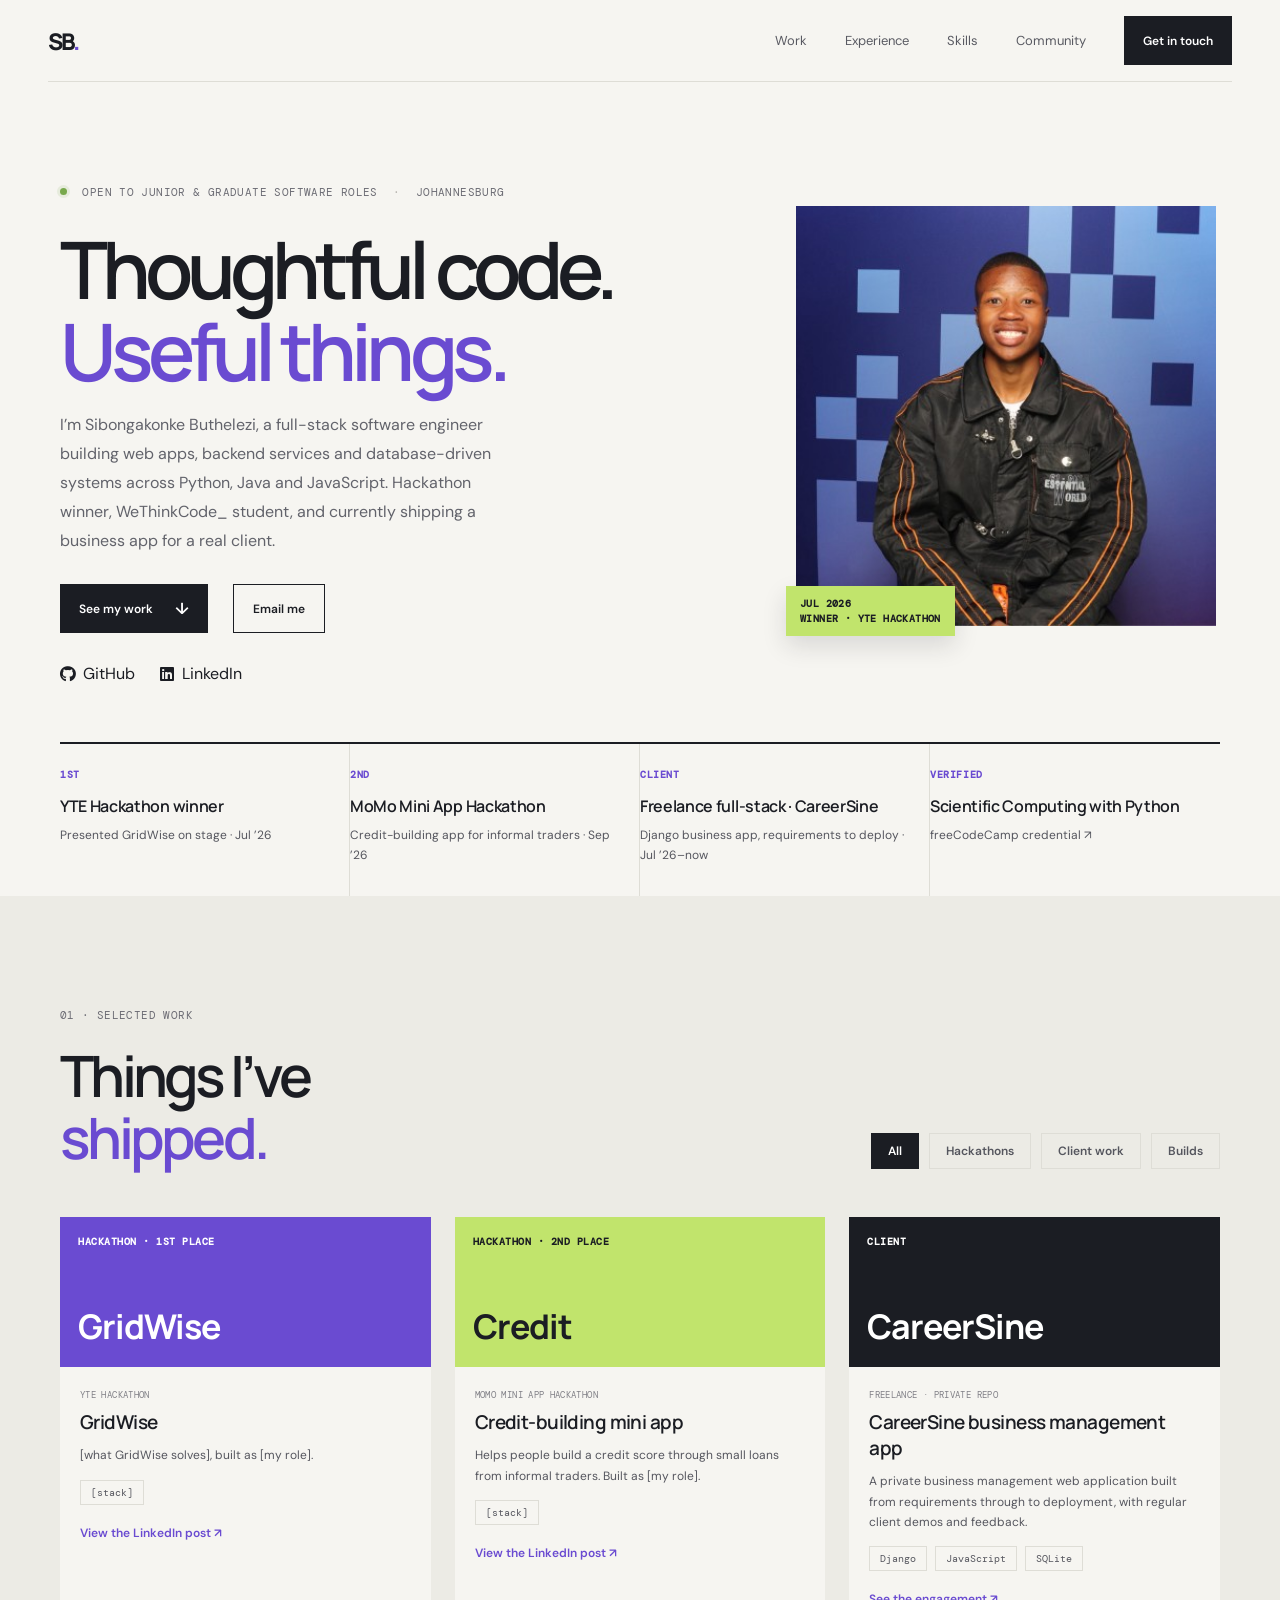
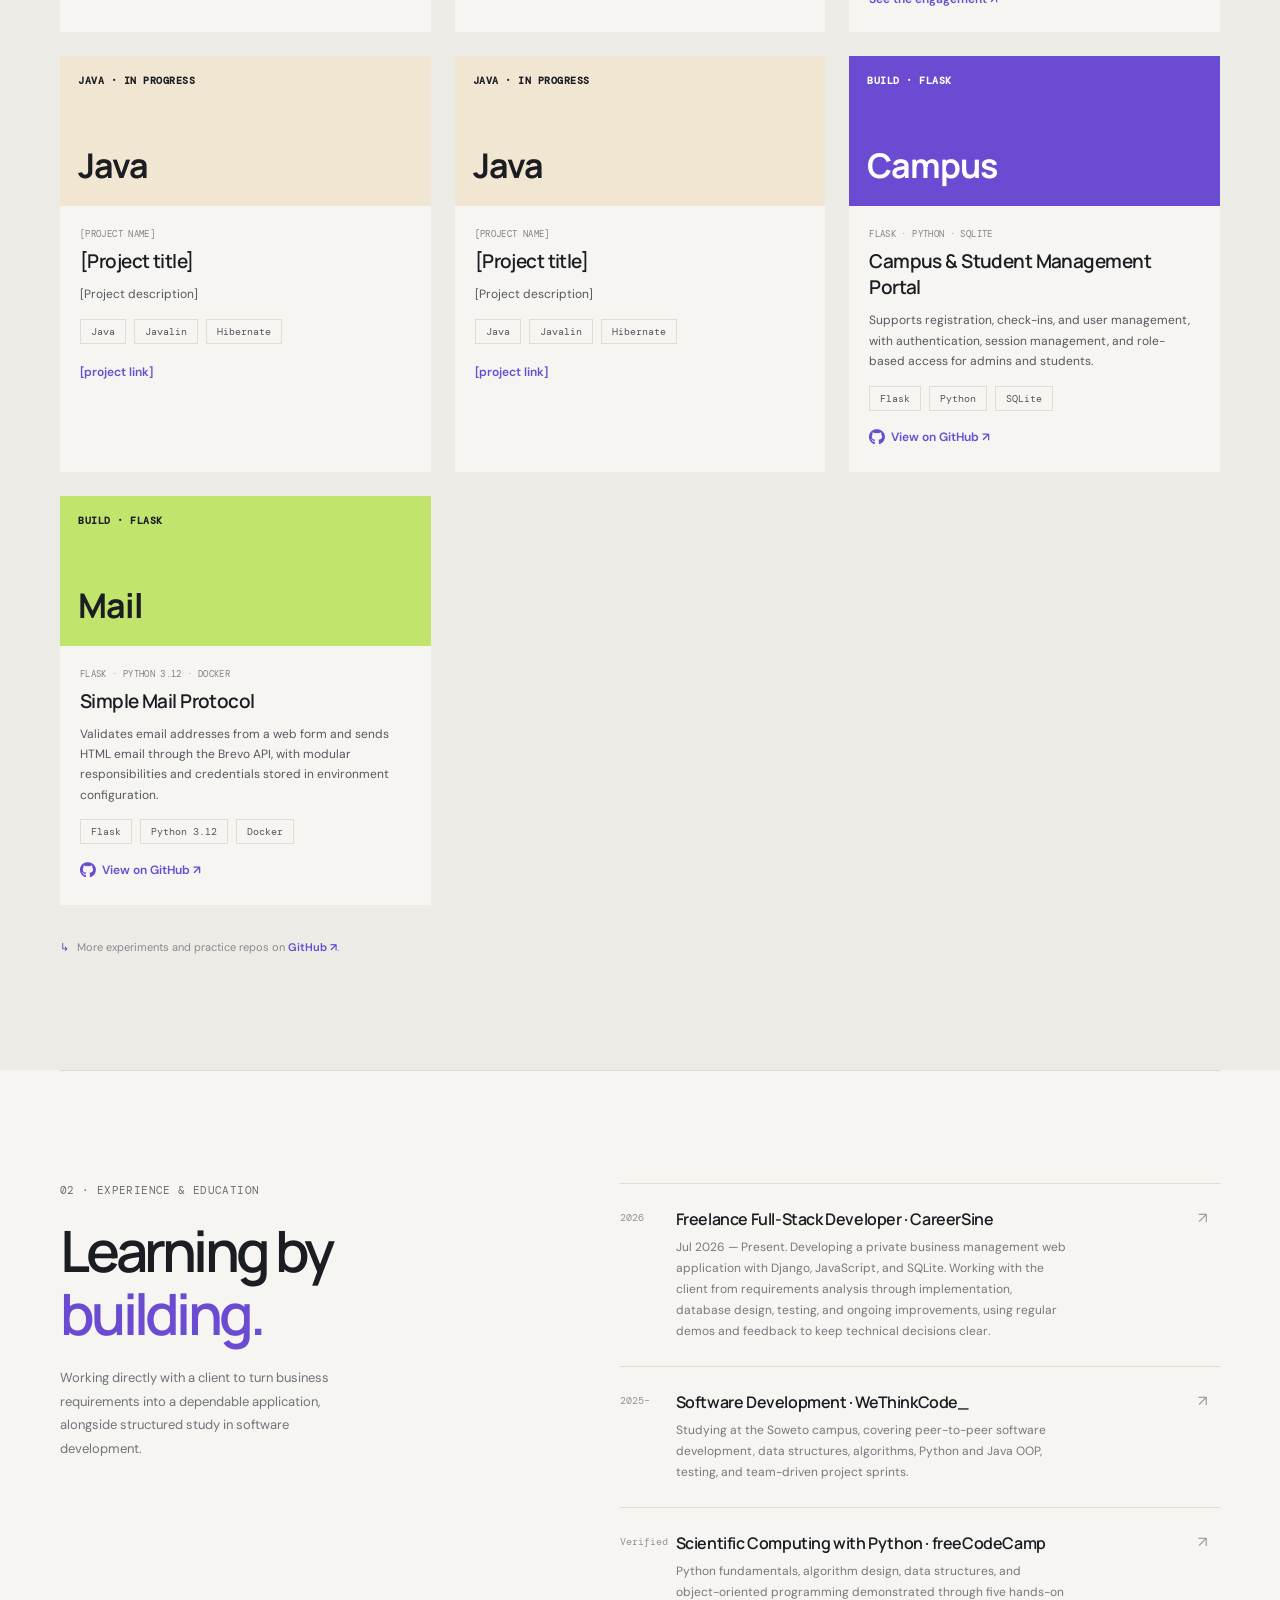
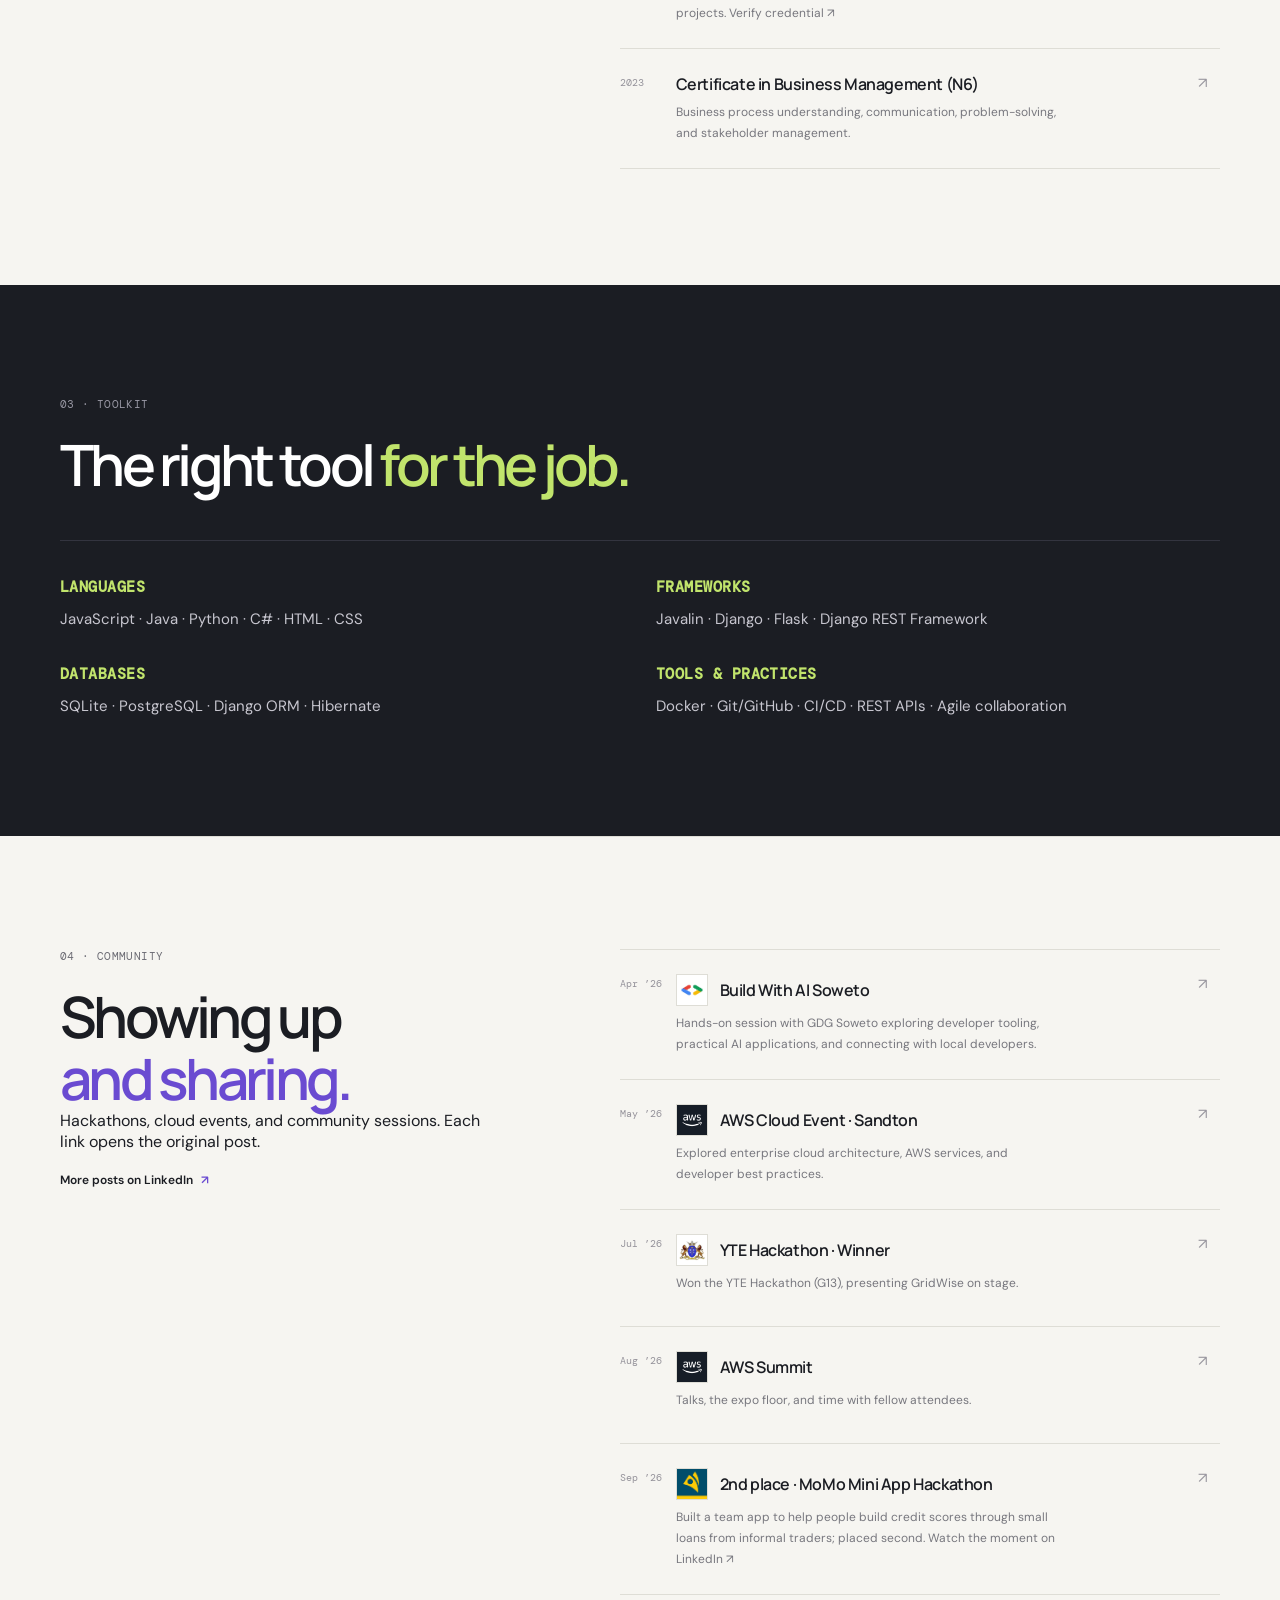
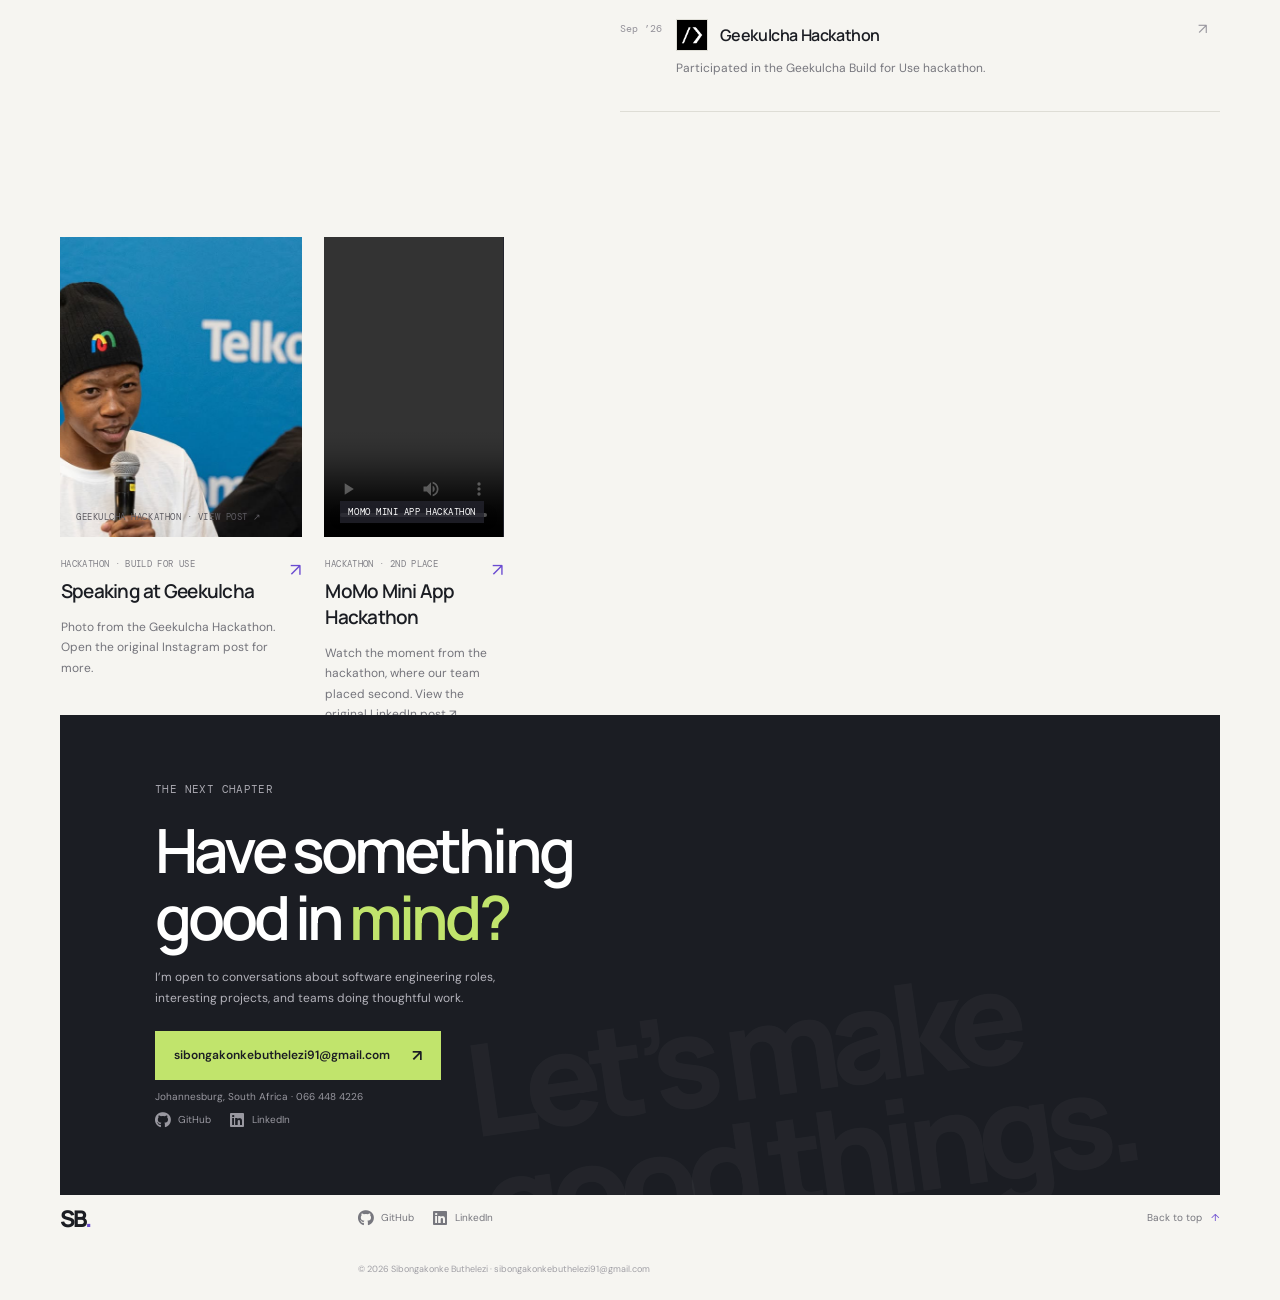
<file: index.html>
<!doctype html>
<html lang="en">
  <head>
    <meta charset="UTF-8" />
    <meta name="viewport" content="width=device-width, initial-scale=1" />
    <meta name="description" content="The portfolio of Sibongakonke Buthelezi, a full-stack software engineer building web apps, backend services and database-driven systems in Johannesburg." />
    <meta name="theme-color" content="#f6f5f1" />
    <title>Sibongakonke Buthelezi — Software Engineer</title>
    <link rel="stylesheet" href="styles.css" />
    <link rel="stylesheet" href="https://cdnjs.cloudflare.com/ajax/libs/font-awesome/6.7.2/css/all.min.css" />
    <script src="script.js" defer></script>
  </head>
  <body>
    <a class="skip-link" href="#main">Skip to content</a>

    <header class="site-header">
      <a class="wordmark" href="#top" aria-label="Sibongakonke Buthelezi, home">SB<span>.</span></a>
      <button class="menu-toggle" type="button" aria-expanded="false" aria-controls="site-nav" aria-label="Open navigation">
        <span></span><span></span>
      </button>
      <nav class="site-nav" id="site-nav" aria-label="Main navigation">
        <a href="#work">Work</a>
        <a href="#experience">Experience</a>
        <a href="#skills">Skills</a>
        <a href="#community">Community</a>
        <a class="button button-dark nav-contact-button" href="#contact">Get in touch</a>
      </nav>
    </header>

    <main id="main">
      <section class="hero section-wrap" id="top">
        <div class="hero-copy">
          <p class="eyebrow"><span class="status-dot"></span> Open to junior &amp; graduate software roles <span class="eyebrow-divider">·</span> Johannesburg</p>
          <h1>Thoughtful code.<br /><span>Useful things.</span></h1>
          <p class="hero-intro">
            I’m Sibongakonke Buthelezi, a full-stack software engineer building
            web apps, backend services and database-driven systems across
            Python, Java and JavaScript. Hackathon winner, WeThinkCode_
            student, and currently shipping a business app for a real client.
          </p>
          <div class="hero-actions">
            <a class="button button-dark" href="#work">See my work <span aria-hidden="true">↓</span></a>
            <a class="button button-outline" href="mailto:sibongakonkebuthelezi91@gmail.com">Email me</a>
          </div>
          <p class="hero-links">
            <a class="social-link" href="https://github.com/sibongakonkebuthelezi91" target="_blank" rel="noopener noreferrer"><i class="social-icon fa-brands fa-github" aria-hidden="true"></i>GitHub</a>
            <a class="social-link" href="https://www.linkedin.com/in/sibongakonke-buthelezi-274b76344" target="_blank" rel="noopener noreferrer"><i class="social-icon fa-brands fa-linkedin" aria-hidden="true"></i>LinkedIn</a>
          </p>
        </div>
        <div class="hero-art">
          <div class="hero-photo-card">
            <img src="assets/portrait.jpg" alt="Sibongakonke Buthelezi" fetchpriority="high" />
          </div>
          <div class="hero-photo-badge">JUL 2026<br />Winner · YTE Hackathon</div>
        </div>
      </section>

      <section class="highlights section-wrap" aria-label="Highlights">
        <article class="highlight-cell">
          <p class="highlight-label">1st</p>
          <h3>YTE Hackathon winner</h3>
          <p class="highlight-copy">Presented GridWise on stage · Jul ’26</p>
        </article>
        <article class="highlight-cell">
          <p class="highlight-label">2nd</p>
          <h3>MoMo Mini App Hackathon</h3>
          <p class="highlight-copy">Credit-building app for informal traders · Sep ’26</p>
        </article>
        <article class="highlight-cell">
          <p class="highlight-label">Client</p>
          <h3>Freelance full-stack · CareerSine</h3>
          <p class="highlight-copy">Django business app, requirements to deploy · Jul ’26–now</p>
        </article>
        <article class="highlight-cell">
          <p class="highlight-label">Verified</p>
          <h3>Scientific Computing with Python</h3>
          <p class="highlight-copy"><a href="https://freecodecamp.org/certification/sibongakonke/python-v9" target="_blank" rel="noopener noreferrer">freeCodeCamp credential ↗</a></p>
        </article>
      </section>

      <section class="work-section" id="work">
        <div class="section-wrap section-pad">
          <div class="work-heading">
            <div>
              <p class="eyebrow">01 · Selected work</p>
              <h2>Things I’ve<br /><span>shipped.</span></h2>
            </div>
            <div class="filter-bar" role="group" aria-label="Filter projects by category">
              <button type="button" class="filter-btn is-active" data-filter="all" aria-pressed="true">All</button>
              <button type="button" class="filter-btn" data-filter="hackathon" aria-pressed="false">Hackathons</button>
              <button type="button" class="filter-btn" data-filter="client" aria-pressed="false">Client work</button>
              <button type="button" class="filter-btn" data-filter="build" aria-pressed="false">Builds</button>
            </div>
          </div>

          <div class="work-grid">
            <article class="work-card" data-cat="hackathon">
              <div class="work-card-panel panel-purple">
                <span class="panel-label">Hackathon · 1st place</span>
                <span class="panel-word">GridWise</span>
              </div>
              <div class="work-card-body">
                <p class="work-card-tag">YTE Hackathon</p>
                <h3>GridWise</h3>
                <p class="work-card-desc">[what GridWise solves], built as [my role].</p>
                <div class="chip-row"><span class="chip">[stack]</span></div>
                <a class="work-card-link" href="https://www.linkedin.com/posts/sibongakonke-buthelezi-274b76344_wethinkcode-hackathonwinner-softwaredevelopment-activity-7481424278475849728-xCLs" target="_blank" rel="noopener noreferrer">View the LinkedIn post ↗</a>
              </div>
            </article>

            <article class="work-card" data-cat="hackathon">
              <div class="work-card-panel panel-lime">
                <span class="panel-label">Hackathon · 2nd place</span>
                <span class="panel-word">Credit</span>
              </div>
              <div class="work-card-body">
                <p class="work-card-tag">MoMo Mini App Hackathon</p>
                <h3>Credit-building mini app</h3>
                <p class="work-card-desc">Helps people build a credit score through small loans from informal traders. Built as [my role].</p>
                <div class="chip-row"><span class="chip">[stack]</span></div>
                <a class="work-card-link" href="https://www.linkedin.com/feed/update/urn:li:activity:7501947042567585792/" target="_blank" rel="noopener noreferrer">View the LinkedIn post ↗</a>
              </div>
            </article>

            <article class="work-card" data-cat="client">
              <div class="work-card-panel panel-ink">
                <span class="panel-label">Client</span>
                <span class="panel-word">CareerSine</span>
              </div>
              <div class="work-card-body">
                <p class="work-card-tag">Freelance · private repo</p>
                <h3>CareerSine business management app</h3>
                <p class="work-card-desc">A private business management web application built from requirements through to deployment, with regular client demos and feedback.</p>
                <div class="chip-row"><span class="chip">Django</span><span class="chip">JavaScript</span><span class="chip">SQLite</span></div>
                <a class="work-card-link" href="#experience">See the engagement ↗</a>
              </div>
            </article>

            <article class="work-card" data-cat="build">
              <div class="work-card-panel panel-tan">
                <span class="panel-label">Java · in progress</span>
                <span class="panel-word">Java</span>
              </div>
              <div class="work-card-body">
                <p class="work-card-tag">[Project name]</p>
                <h3>[Project title]</h3>
                <p class="work-card-desc">[Project description]</p>
                <div class="chip-row"><span class="chip">Java</span><span class="chip">Javalin</span><span class="chip">Hibernate</span></div>
                <a class="work-card-link" href="#">[project link]</a>
              </div>
            </article>

            <article class="work-card" data-cat="build">
              <div class="work-card-panel panel-tan">
                <span class="panel-label">Java · in progress</span>
                <span class="panel-word">Java</span>
              </div>
              <div class="work-card-body">
                <p class="work-card-tag">[Project name]</p>
                <h3>[Project title]</h3>
                <p class="work-card-desc">[Project description]</p>
                <div class="chip-row"><span class="chip">Java</span><span class="chip">Javalin</span><span class="chip">Hibernate</span></div>
                <a class="work-card-link" href="#">[project link]</a>
              </div>
            </article>

            <article class="work-card" data-cat="build">
              <div class="work-card-panel panel-purple">
                <span class="panel-label">Build · Flask</span>
                <span class="panel-word">Campus</span>
              </div>
              <div class="work-card-body">
                <p class="work-card-tag">Flask · Python · SQLite</p>
                <h3>Campus &amp; Student Management Portal</h3>
                <p class="work-card-desc">Supports registration, check-ins, and user management, with authentication, session management, and role-based access for admins and students.</p>
                <div class="chip-row"><span class="chip">Flask</span><span class="chip">Python</span><span class="chip">SQLite</span></div>
                <a class="work-card-link" href="https://github.com/bhekani17/wethinkcode-branch-register" target="_blank" rel="noopener noreferrer"><i class="social-icon fa-brands fa-github" aria-hidden="true"></i>View on GitHub ↗</a>
              </div>
            </article>

            <article class="work-card" data-cat="build">
              <div class="work-card-panel panel-lime">
                <span class="panel-label">Build · Flask</span>
                <span class="panel-word">Mail</span>
              </div>
              <div class="work-card-body">
                <p class="work-card-tag">Flask · Python 3.12 · Docker</p>
                <h3>Simple Mail Protocol</h3>
                <p class="work-card-desc">Validates email addresses from a web form and sends HTML email through the Brevo API, with modular responsibilities and credentials stored in environment configuration.</p>
                <div class="chip-row"><span class="chip">Flask</span><span class="chip">Python 3.12</span><span class="chip">Docker</span></div>
                <a class="work-card-link" href="https://github.com/sibongakonkebuthelezi91/simple_mail_protocol" target="_blank" rel="noopener noreferrer"><i class="social-icon fa-brands fa-github" aria-hidden="true"></i>View on GitHub ↗</a>
              </div>
            </article>
          </div>

          <p class="work-footnote"><span>↳</span> More experiments and practice repos on <a href="https://github.com/sibongakonkebuthelezi91" target="_blank" rel="noopener noreferrer">GitHub ↗</a>.</p>
        </div>
      </section>

      <section class="approach section-wrap section-pad" id="experience">
        <div class="approach-heading">
          <p class="eyebrow">02 · Experience &amp; education</p>
          <h2>Learning by<br /><span>building.</span></h2>
          <p>Working directly with a client to turn business requirements into a dependable application, alongside structured study in software development.</p>
        </div>
        <div class="principles">
          <article class="principle">
            <span class="principle-number">2026</span>
            <div>
              <h3>Freelance Full-Stack Developer · CareerSine</h3>
              <p>Jul 2026 — Present. Developing a private business management web application with Django, JavaScript, and SQLite. Working with the client from requirements analysis through implementation, database design, testing, and ongoing improvements, using regular demos and feedback to keep technical decisions clear.</p>
            </div>
            <span class="principle-mark" aria-hidden="true">↗</span>
          </article>
          <article class="principle">
            <span class="principle-number">2025–</span>
            <div><h3>Software Development · WeThinkCode_</h3><p>Studying at the Soweto campus, covering peer-to-peer software development, data structures, algorithms, Python and Java OOP, testing, and team-driven project sprints.</p></div>
            <span class="principle-mark" aria-hidden="true">↗</span>
          </article>
          <article class="principle">
            <span class="principle-number">Verified</span>
            <div><h3>Scientific Computing with Python · freeCodeCamp</h3><p>Python fundamentals, algorithm design, data structures, and object-oriented programming demonstrated through five hands-on projects. <a href="https://freecodecamp.org/certification/sibongakonke/python-v9" target="_blank" rel="noopener noreferrer">Verify credential ↗</a></p></div>
            <span class="principle-mark" aria-hidden="true">↗</span>
          </article>
          <article class="principle">
            <span class="principle-number">2023</span>
            <div><h3>Certificate in Business Management (N6)</h3><p>Business process understanding, communication, problem-solving, and stakeholder management.</p></div>
            <span class="principle-mark" aria-hidden="true">↗</span>
          </article>
        </div>
      </section>

      <section class="skills section-pad" id="skills">
        <div class="section-wrap">
          <p class="eyebrow">03 · Toolkit</p>
          <h2>The right tool <span>for the job.</span></h2>
          <div class="skill-groups">
            <div class="skill-group">
              <h3>Languages</h3>
              <p>JavaScript · Java · Python · C# · HTML · CSS</p>
            </div>
            <div class="skill-group">
              <h3>Frameworks</h3>
              <p>Javalin · Django · Flask · Django REST Framework</p>
            </div>
            <div class="skill-group">
              <h3>Databases</h3>
              <p>SQLite · PostgreSQL · Django ORM · Hibernate</p>
            </div>
            <div class="skill-group">
              <h3>Tools &amp; practices</h3>
              <p>Docker · Git/GitHub · CI/CD · REST APIs · Agile collaboration</p>
            </div>
          </div>
        </div>
      </section>

      <section class="approach section-wrap section-pad" id="community">
        <div class="approach-heading">
          <p class="eyebrow">04 · Community</p>
          <h2>Showing up<br /><span>and sharing.</span></h2>
          <p>Hackathons, cloud events, and community sessions. Each link opens the original post.</p>
          <a class="text-link about-link" href="https://www.linkedin.com/in/sibongakonke-buthelezi-274b76344" target="_blank" rel="noopener noreferrer">More posts on LinkedIn <span aria-hidden="true">↗</span></a>
        </div>
        <div class="principles">
          <article class="principle">
            <span class="principle-number">Apr ’26</span>
            <div><div class="event-head"><img class="event-badge" src="assets/logos/gdg.jpg" alt="Google Developer Groups" loading="lazy" width="32" height="32" /><h3><a href="https://www.linkedin.com/posts/sibongakonke-buthelezi-274b76344_activity-7448800481642151936-IpVk" target="_blank" rel="noopener noreferrer">Build With AI Soweto</a></h3></div><p>Hands-on session with GDG Soweto exploring developer tooling, practical AI applications, and connecting with local developers.</p></div>
            <a class="principle-mark" href="https://www.linkedin.com/posts/sibongakonke-buthelezi-274b76344_activity-7448800481642151936-IpVk" target="_blank" rel="noopener noreferrer" aria-label="Read the Build With AI Soweto post">↗</a>
          </article>
          <article class="principle">
            <span class="principle-number">May ’26</span>
            <div><div class="event-head"><img class="event-badge" src="assets/logos/aws.jpg" alt="AWS" loading="lazy" width="32" height="32" /><h3><a href="https://www.linkedin.com/posts/sibongakonke-buthelezi-274b76344_activity-7466531114040320002-G95M" target="_blank" rel="noopener noreferrer">AWS Cloud Event · Sandton</a></h3></div><p>Explored enterprise cloud architecture, AWS services, and developer best practices.</p></div>
            <a class="principle-mark" href="https://www.linkedin.com/posts/sibongakonke-buthelezi-274b76344_activity-7466531114040320002-G95M" target="_blank" rel="noopener noreferrer" aria-label="Read the AWS Cloud Event Sandton post">↗</a>
          </article>
          <article class="principle">
            <span class="principle-number">Jul ’26</span>
            <div><div class="event-head"><img class="event-badge" src="assets/logos/yte.jpg" alt="YTE" loading="lazy" width="32" height="32" /><h3><a href="https://www.linkedin.com/posts/sibongakonke-buthelezi-274b76344_wethinkcode-hackathonwinner-softwaredevelopment-activity-7481424278475849728-xCLs" target="_blank" rel="noopener noreferrer">YTE Hackathon · Winner</a></h3></div><p>Won the YTE Hackathon (G13), presenting GridWise on stage.</p></div>
            <a class="principle-mark" href="https://www.linkedin.com/posts/sibongakonke-buthelezi-274b76344_wethinkcode-hackathonwinner-softwaredevelopment-activity-7481424278475849728-xCLs" target="_blank" rel="noopener noreferrer" aria-label="Read the YTE Hackathon post">↗</a>
          </article>
          <article class="principle">
            <span class="principle-number">Aug ’26</span>
            <div><div class="event-head"><img class="event-badge" src="assets/logos/aws.jpg" alt="AWS" loading="lazy" width="32" height="32" /><h3><a href="https://www.linkedin.com/posts/sibongakonke-buthelezi-274b76344_aws-softwareengineer-ai-activity-7495915858137980928-Q88R" target="_blank" rel="noopener noreferrer">AWS Summit</a></h3></div><p>Talks, the expo floor, and time with fellow attendees.</p></div>
            <a class="principle-mark" href="https://www.linkedin.com/posts/sibongakonke-buthelezi-274b76344_aws-softwareengineer-ai-activity-7495915858137980928-Q88R" target="_blank" rel="noopener noreferrer" aria-label="Read the AWS Summit post">↗</a>
          </article>
          <article class="principle">
            <span class="principle-number">Sep ’26</span>
            <div><div class="event-head"><img class="event-badge" src="assets/logos/mtn-momo.jpg" alt="MTN MoMo" loading="lazy" width="32" height="32" /><h3><a href="https://www.linkedin.com/feed/update/urn:li:activity:7501947042567585792/" target="_blank" rel="noopener noreferrer">2nd place · MoMo Mini App Hackathon</a></h3></div><p>Built a team app to help people build credit scores through small loans from informal traders; placed second. <a href="https://www.linkedin.com/feed/update/urn:li:activity:7501947042567585792/" target="_blank" rel="noopener noreferrer">Watch the moment on LinkedIn ↗</a></p></div>
            <a class="principle-mark" href="https://www.linkedin.com/feed/update/urn:li:activity:7501947042567585792/" target="_blank" rel="noopener noreferrer" aria-label="Watch the MoMo Mini App Hackathon post">↗</a>
          </article>
          <article class="principle">
            <span class="principle-number">Sep ’26</span>
            <div><div class="event-head"><img class="event-badge" src="assets/logos/geekulcha.jpg" alt="Geekulcha" loading="lazy" width="32" height="32" /><h3><a href="https://www.instagram.com/p/Dd5tIP1itZc/?img_index=1" target="_blank" rel="noopener noreferrer">Geekulcha Hackathon</a></h3></div><p>Participated in the Geekulcha Build for Use hackathon.</p></div>
            <a class="principle-mark" href="https://www.instagram.com/p/Dd5tIP1itZc/?img_index=1" target="_blank" rel="noopener noreferrer" aria-label="See the Geekulcha Hackathon post">↗</a>
          </article>
        </div>
        <div class="project-grid">
          <article class="project-card project-secondary">
            <a class="project-visual visual-portfolio" href="https://www.instagram.com/p/Dd5tIP1itZc/?img_index=1" target="_blank" rel="noopener noreferrer" aria-label="See the Geekulcha Hackathon post on Instagram">
              <img src="assets/geekulcha-hackathon.jpg" alt="Sibongakonke speaking at the Geekulcha Hackathon" loading="lazy" width="640" height="640" style="display:block;width:100%;height:100%;object-fit:cover" />
              <span class="visual-label">Geekulcha Hackathon · View post ↗</span>
            </a>
            <div class="project-info">
              <div><p class="project-type">Hackathon · Build for Use</p><h3><a href="https://www.instagram.com/p/Dd5tIP1itZc/?img_index=1" target="_blank" rel="noopener noreferrer">Speaking at Geekulcha</a></h3></div>
              <a class="project-arrow" href="https://www.instagram.com/p/Dd5tIP1itZc/?img_index=1" target="_blank" rel="noopener noreferrer" aria-label="Open the Geekulcha Hackathon post on Instagram">↗</a>
              <p class="project-description">Photo from the Geekulcha Hackathon. Open the original Instagram post for more.</p>
            </div>
          </article>
          <article class="project-card">
            <div class="project-visual event-video-visual">
              <video class="event-video" src="momo-video.mp4" controls playsinline preload="metadata" aria-label="Video from the MoMo Mini App Hackathon"></video>
              <span class="visual-label">MoMo Mini App Hackathon</span>
            </div>
            <div class="project-info">
              <div><p class="project-type">Hackathon · 2nd place</p><h3>MoMo Mini App Hackathon</h3></div>
              <a class="project-arrow" href="https://www.linkedin.com/feed/update/urn:li:activity:7501947042567585792/" target="_blank" rel="noopener noreferrer" aria-label="Open the MoMo Mini App Hackathon post on LinkedIn">↗</a>
              <p class="project-description">Watch the moment from the hackathon, where our team placed second. <a href="https://www.linkedin.com/feed/update/urn:li:activity:7501947042567585792/" target="_blank" rel="noopener noreferrer">View the original LinkedIn post ↗</a></p>
            </div>
          </article>
        </div>
      </section>

      <section class="contact section-wrap" id="contact">
        <div class="contact-inner">
          <p class="eyebrow">The next chapter</p>
          <h2>Have something<br />good in <span>mind?</span></h2>
          <p class="contact-copy">
            I’m open to conversations about software engineering roles,
            interesting projects, and teams doing thoughtful work.
          </p>
          <a class="button button-light" href="mailto:sibongakonkebuthelezi91@gmail.com">sibongakonkebuthelezi91@gmail.com <span aria-hidden="true">↗</span></a>
          <div class="contact-note">Johannesburg, South Africa · <a href="tel:+27664484226">066 448 4226</a><div class="social-links"><a class="social-link" href="https://github.com/sibongakonkebuthelezi91" target="_blank" rel="noopener noreferrer"><i class="social-icon fa-brands fa-github" aria-hidden="true"></i>GitHub</a><a class="social-link" href="https://www.linkedin.com/in/sibongakonke-buthelezi-274b76344" target="_blank" rel="noopener noreferrer"><i class="social-icon fa-brands fa-linkedin" aria-hidden="true"></i>LinkedIn</a></div></div>
          <div class="contact-decoration" aria-hidden="true">Let’s make<br />good things.</div>
        </div>
      </section>
    </main>

    <footer class="site-footer section-wrap">
      <a class="wordmark footer-mark" href="#top">SB<span>.</span></a>
      <p class="social-links"><a class="social-link" href="https://github.com/sibongakonkebuthelezi91" target="_blank" rel="noopener noreferrer"><i class="social-icon fa-brands fa-github" aria-hidden="true"></i>GitHub</a><a class="social-link" href="https://www.linkedin.com/in/sibongakonke-buthelezi-274b76344" target="_blank" rel="noopener noreferrer"><i class="social-icon fa-brands fa-linkedin" aria-hidden="true"></i>LinkedIn</a></p>
      <a class="back-top" href="#main">Back to top <span aria-hidden="true">↑</span></a>
      <p class="copyright">© <span id="year"></span> Sibongakonke Buthelezi · <a href="mailto:sibongakonkebuthelezi91@gmail.com">sibongakonkebuthelezi91@gmail.com</a></p>
    </footer>
  </body>
</html>
</file>
<file: styles.css>
@import url("https://fonts.googleapis.com/css2?family=DM+Mono:wght@400;500&family=DM+Sans:wght@400;500;600;700&family=Manrope:wght@400;500;600;700;800&display=swap");

:root {
  color-scheme: light;
  --paper: #f6f5f1;
  --ink: #1b1d23;
  --muted: #55565e;
  --line: #deddd6;
  --purple: #6a4bd1;
  --lime: #c1e46c;
  --tan: #f0e6d2;
  --display: "Manrope", "Arial", sans-serif;
  --body: "DM Sans", "Arial", sans-serif;
  --mono: "DM Mono", monospace;
}

* { box-sizing: border-box; }
html { scroll-behavior: smooth; scroll-padding-top: 90px; }
body { margin: 0; background: var(--paper); color: var(--ink); font-family: var(--body); -webkit-font-smoothing: antialiased; }
a { color: inherit; text-decoration: none; }
button { font: inherit; }
.section-wrap { width: min(1160px, calc(100% - 96px)); margin-inline: auto; }
.skip-link { position: absolute; z-index: 10; top: 12px; left: 12px; padding: 12px 16px; transform: translateY(-160%); background: var(--ink); color: white; }
.skip-link:focus { transform: translateY(0); }

.site-header { height: 82px; width: min(1280px, calc(100% - 96px)); margin: 0 auto; display: flex; align-items: center; justify-content: space-between; border-bottom: 1px solid var(--line); }
.wordmark { font: 800 23px var(--display); letter-spacing: -2px; }
.wordmark span { color: var(--purple); }
.site-nav { display: flex; align-items: center; gap: 38px; color: #595a62; font-size: 13px; }
.site-nav a { transition: color .2s ease; }
.site-nav a:hover, .text-link:hover, .back-top:hover { color: var(--purple); }
.nav-contact-button { min-height: 40px; padding: 0 18px; font-size: 12px; }
.menu-toggle { display: none; }

.hero { position: relative; min-height: 660px; padding-top: 103px; display: grid; grid-template-columns: 1.03fr .97fr; align-items: start; }
.eyebrow { margin: 0; color: #6c6c74; font: 11px var(--mono); letter-spacing: .035em; text-transform: uppercase; }
.status-dot { display: inline-block; width: 7px; height: 7px; margin: 0 8px 1px 0; border-radius: 50%; background: #78a84c; box-shadow: 0 0 0 3px #78a84c20; }
.eyebrow-divider { padding: 0 8px; color: #b5b3ad; }
h1, h2, h3, p { margin-top: 0; }
.hero h1 { margin: 29px 0 20px; font: 600 clamp(55px, 6.2vw, 80px)/1.03 var(--display); letter-spacing: -.075em; }
.hero h1 span, h2 span { color: var(--purple); }
.hero-intro { max-width: 440px; margin-bottom: 29px; color: #62636b; font-size: 16px; line-height: 1.8; }
.hero-actions { display: flex; align-items: center; gap: 25px; }
.button { display: inline-flex; min-height: 49px; align-items: center; justify-content: center; gap: 22px; padding: 0 19px; font-size: 12px; font-weight: 600; transition: transform .2s ease, background .2s ease; }
.button:hover { transform: translateY(-2px); }
.button-dark { background: var(--ink); color: white; }
.button-dark:hover { background: var(--purple); }
.button-outline { border: 1px solid var(--ink); background: transparent; color: var(--ink); }
.button-outline:hover { border-color: var(--purple); color: var(--purple); }
.button span { font-size: 16px; }
.text-link { font-size: 12px; font-weight: 600; transition: color .2s ease; }
.text-link span { margin-left: 5px; color: var(--purple); }
.hero-links { display: flex; align-items: center; gap: 24px; margin: 30px 0 0; }

.hero-art { position: relative; width: min(420px, 100%); aspect-ratio: 1 / 1; margin: 21px 4px 0 auto; }
.hero-photo-card { position: relative; width: 100%; height: 100%; overflow: hidden; background: #f5f2ea; }
.hero-photo-card img { display: block; width: 100%; height: 100%; object-fit: cover; }
.hero-photo-badge { position: absolute; left: -10px; bottom: -10px; padding: 10px 14px; background: var(--lime); color: var(--ink); font: 700 10px/1.5 var(--mono); letter-spacing: .04em; text-transform: uppercase; box-shadow: 0 10px 24px #1b1d2322; }

.section-pad { padding-top: 112px; padding-bottom: 116px; }
.section-index { margin-left: 10px; color: #aaa8a1; }
h2 { margin: 22px 0 0; font: 600 clamp(39px, 4.6vw, 57px)/1.1 var(--display); letter-spacing: -.065em; }

.highlights { display: grid; grid-template-columns: repeat(4, 1fr); border-top: 2px solid var(--ink); }
.highlight-cell { padding: 24px 22px 30px 0; border-right: 1px solid var(--line); }
.highlight-cell:last-child { border-right: 0; padding-right: 0; }
.highlight-label { margin: 0 0 14px; color: var(--purple); font: 700 10px var(--mono); letter-spacing: .06em; text-transform: uppercase; }
.highlight-cell h3 { margin: 0 0 8px; font: 600 16px var(--display); letter-spacing: -.02em; }
.highlight-copy { margin: 0; color: var(--muted); font-size: 12px; line-height: 1.7; }
.highlight-copy a { color: var(--muted); }
.highlight-copy a:hover { color: var(--purple); }

.work-section { background: #ecebe5; }
.work-heading { display: flex; align-items: end; justify-content: space-between; gap: 24px; margin-bottom: 48px; }
.filter-bar { display: flex; flex-wrap: wrap; gap: 10px; }
.filter-btn { padding: 9px 16px; border: 1px solid var(--line); background: transparent; color: var(--muted); font-size: 12px; font-weight: 600; cursor: pointer; transition: background .2s ease, color .2s ease, border-color .2s ease; }
.filter-btn:hover { border-color: var(--purple); color: var(--purple); }
.filter-btn.is-active { background: var(--ink); border-color: var(--ink); color: #fff; }
.work-grid { display: grid; grid-template-columns: repeat(auto-fill, minmax(340px, 1fr)); gap: 24px; }
.work-card { background: var(--paper); }
.work-card[hidden] { display: none; }
.work-card-panel { position: relative; height: 150px; padding: 18px; display: flex; flex-direction: column; justify-content: space-between; }
.panel-label { font: 700 10px var(--mono); letter-spacing: .05em; text-transform: uppercase; }
.panel-word { font: 700 34px var(--display); letter-spacing: -.03em; }
.panel-purple { background: var(--purple); color: #fff; }
.panel-lime { background: var(--lime); color: var(--ink); }
.panel-ink { background: var(--ink); color: #fff; }
.panel-tan { background: var(--tan); color: var(--ink); }
.work-card-body { padding: 22px 20px 24px; }
.work-card-tag { margin: 0 0 8px; color: #818087; font: 9px var(--mono); text-transform: uppercase; letter-spacing: .04em; }
.work-card-body h3 { margin: 0 0 10px; font: 600 19px var(--display); letter-spacing: -.03em; }
.work-card-desc { margin: 0 0 14px; color: var(--muted); font-size: 12px; line-height: 1.7; }
.chip-row { display: flex; flex-wrap: wrap; gap: 8px; margin-bottom: 16px; }
.chip { padding: 5px 10px; border: 1px solid var(--line); color: var(--muted); font: 10px var(--mono); }
.work-card-link { display: inline-flex; align-items: center; gap: 6px; color: var(--purple); font-size: 12px; font-weight: 600; }
.work-card-link:hover { text-decoration: underline; }
.work-footnote { margin: 40px 0 0; color: #898890; font-size: 11px; }
.work-footnote span { margin-right: 5px; color: var(--purple); }
.work-footnote a { color: var(--purple); font-weight: 600; }

.skills { background: var(--ink); color: #fff; }
.skills .eyebrow { color: #9897a3; }
.skills h2 { color: #fff; }
.skills h2 span { color: var(--lime); }
.skill-groups { display: grid; grid-template-columns: repeat(2, 1fr); gap: 32px; margin-top: 44px; border-top: 1px solid #33343f; padding-top: 36px; }
.skill-group h3 { margin: 0 0 10px; font: 600 15px var(--mono); letter-spacing: .03em; text-transform: uppercase; color: var(--lime); }
.skill-group p { margin: 0; color: #c7c6cf; font-size: 15px; line-height: 1.7; }

.project-grid { display: grid; grid-template-columns: 1.15fr .85fr; gap: 22px; }
.project-card { min-width: 0; }
.project-visual { position: relative; height: 300px; overflow: hidden; }
.event-video-visual { display: grid; place-items: center; background: #23242d; }
.event-video { display: block; width: 100%; height: 100%; object-fit: contain; }
.event-video-visual .visual-label { padding: 5px 8px; background: #23242dcc; color: #fff; }
.visual-portfolio { display: grid; place-items: center; background: #ddd7f0; }
.visual-label { position: absolute; bottom: 14px; left: 16px; color: #5e5c62; font: 9px var(--mono); text-transform: uppercase; letter-spacing: .06em; }
.project-info { position: relative; padding: 21px 1px 0; display: grid; grid-template-columns: 1fr 26px; }
.project-type { margin-bottom: 8px; color: #818087; font: 9px var(--mono); text-transform: uppercase; letter-spacing: .04em; }
.project-info h3 { margin: 0; font: 600 19px var(--display); letter-spacing: -.04em; }
.project-arrow { justify-self: end; color: var(--purple); font-size: 18px; }
.project-description { max-width: 360px; grid-column: 1 / -1; margin: 13px 0 0; color: #74747b; font-size: 12px; line-height: 1.7; }
.work-footnote { margin: 35px 0 0; color: #898890; font-size: 11px; }
.work-footnote span { margin-right: 5px; color: var(--purple); }

.approach { border-top: 1px solid var(--line); display: grid; grid-template-columns: .85fr 1.15fr; gap: 10%; }
.approach-heading > p:last-child { max-width: 290px; margin: 22px 0 0; color: #71727a; font-size: 13px; line-height: 1.8; }
.principles { border-top: 1px solid var(--line); }
.principle { min-height: 117px; padding: 24px 0; display: grid; grid-template-columns: 46px 1fr 22px; align-items: start; gap: 10px; border-bottom: 1px solid var(--line); }
.principle-number { padding-top: 3px; color: #94929a; font: 10px var(--mono); }
.principle h3 { margin-bottom: 7px; font: 600 16px var(--display); letter-spacing: -.025em; }
.principle p { max-width: 390px; margin: 0; color: #77777e; font-size: 12px; line-height: 1.75; }
.principle-mark { color: #99979f; font-size: 15px; }
.event-head { display: flex; align-items: center; gap: 12px; margin-bottom: 7px; }
.event-head h3 { margin-bottom: 0; }
.event-badge { flex: 0 0 auto; width: 32px; height: 32px; object-fit: cover; border: 1px solid var(--line); background: #fff; }

.contact { width: min(1280px, 100%); padding: 0 60px; }
.contact-inner { position: relative; min-height: 396px; padding: 67px 8.2%; overflow: hidden; background: var(--ink); color: #fff; }
.contact .eyebrow { color: #a9a8b0; }
.contact h2 { position: relative; z-index: 1; margin-top: 20px; font-size: clamp(42px, 5vw, 61px); }
.contact h2 span { color: var(--lime); }
.contact-copy { position: relative; z-index: 1; max-width: 385px; margin: 16px 0 21px; color: #b4b3bb; font-size: 12px; line-height: 1.8; }
.button-light { position: relative; z-index: 1; background: var(--lime); color: var(--ink); }
.button-light:hover { background: #d2ee8d; }
.contact-note { position: relative; z-index: 1; margin: 10px 0 0; color: #9998a0; font-size: 10px; }
.contact-decoration { position: absolute; right: 8%; bottom: -22px; color: #ffffff09; font: 800 clamp(70px, 10vw, 135px)/.9 var(--display); letter-spacing: -.09em; transform: rotate(-8deg); }
.site-footer { min-height: 105px; display: grid; grid-template-columns: 1fr 2fr 1fr; align-items: center; gap: 15px; color: #77777e; font-size: 10px; }
.site-footer p { margin: 0; }
.social-links { display: flex; flex-wrap: wrap; align-items: center; gap: 18px; }
.social-link { display: inline-flex; align-items: center; gap: 7px; transition: color .2s ease; }
.social-link:hover { color: var(--purple); }
.social-icon { display: inline-block; width: 16px; flex: 0 0 auto; font-size: 16px; text-align: center; }
.contact-note .social-links { margin-top: 9px; }
.footer-mark { color: var(--ink); }
.back-top { justify-self: end; transition: color .2s ease; }
.back-top span { margin-left: 6px; color: var(--purple); }
.copyright { grid-column: 2; grid-row: 2; padding-bottom: 18px; color: #a09fa5; font-size: 9px; }

@keyframes blink { to { visibility: hidden; } }
@media (prefers-reduced-motion: reduce) {
  *, *::before, *::after { scroll-behavior: auto !important; animation-duration: .01ms !important; animation-iteration-count: 1 !important; transition-duration: .01ms !important; }
}
@media (max-width: 850px) {
  .section-wrap { width: min(100% - 56px, 700px); }
  .site-header { width: calc(100% - 56px); height: auto; min-height: 82px; padding-block: 13px; gap: 20px; }
  .site-nav { flex-wrap: wrap; justify-content: flex-end; gap: 10px 17px; font-size: 12px; }
  .hero { min-height: auto; padding-top: 76px; padding-bottom: 85px; grid-template-columns: 1fr 1fr; }
  .hero h1 { font-size: clamp(49px, 7vw, 66px); }
  .hero-intro { font-size: 14px; }
  .hero-art { width: min(300px, 100%); margin: 21px 0 0 auto; }
  .section-pad { padding-top: 85px; padding-bottom: 88px; }
  .highlights { grid-template-columns: repeat(2, 1fr); row-gap: 24px; }
  .highlight-cell:nth-child(odd) { border-right: 1px solid var(--line); }
  .highlight-cell:nth-child(even) { border-right: 0; }
  .work-grid { grid-template-columns: repeat(auto-fill, minmax(280px, 1fr)); }
  .skill-groups { grid-template-columns: 1fr; }
  .project-visual { height: 250px; }
  .contact { width: 100%; padding: 0 28px; }
}
@media (max-width: 620px) {
  html { scroll-padding-top: 70px; }
  .section-wrap { width: calc(100% - 40px); }
  .site-header { position: relative; z-index: 5; width: calc(100% - 40px); height: 70px; min-height: 70px; padding-block: 0; gap: 0; }
  .menu-toggle { width: 42px; height: 42px; padding: 12px 9px; display: flex; flex-direction: column; justify-content: center; gap: 6px; border: 0; background: transparent; cursor: pointer; }
  .menu-toggle span { width: 23px; height: 1px; background: var(--ink); transition: transform .2s ease; }
  .menu-toggle[aria-expanded="true"] span:first-child { transform: translateY(3.5px) rotate(45deg); }
  .menu-toggle[aria-expanded="true"] span:last-child { transform: translateY(-3.5px) rotate(-45deg); }
  .site-nav { position: absolute; top: 69px; right: 0; left: 0; padding: 0 20px; display: flex; flex-direction: column; align-items: stretch; gap: 0; overflow: hidden; background: var(--paper); opacity: 0; pointer-events: none; transform: translateY(-8px); transition: opacity .2s ease, transform .2s ease; }
  .site-nav.is-open { padding-top: 8px; padding-bottom: 13px; opacity: 1; pointer-events: auto; transform: translateY(0); }
  .site-nav a { padding: 13px 0; border-bottom: 1px solid var(--line); }
  .nav-contact-button { margin-top: 10px; justify-content: center; }
  .hero { padding-top: 62px; padding-bottom: 64px; display: flex; flex-direction: column; }
  .hero h1 { margin-top: 24px; font-size: clamp(52px, 14vw, 76px); }
  .hero-intro { max-width: 410px; font-size: 14px; }
  .hero-art { width: 220px; margin: 36px auto 0; }
  .section-pad { padding-top: 72px; padding-bottom: 74px; }
  .highlights { grid-template-columns: 1fr; row-gap: 20px; }
  .highlight-cell, .highlight-cell:nth-child(odd), .highlight-cell:nth-child(even) { border-right: 0; padding-bottom: 20px; border-bottom: 1px solid var(--line); }
  .highlight-cell:last-child { border-bottom: 0; padding-bottom: 0; }
  .approach { grid-template-columns: 1fr; gap: 28px; }
  h2 { font-size: clamp(42px, 11vw, 56px); }
  .work-heading { display: block; margin-bottom: 31px; }
  .filter-bar { margin-top: 18px; }
  .work-grid { grid-template-columns: 1fr; }
  .project-grid { grid-template-columns: 1fr; gap: 35px; }
  .project-visual { height: 250px; }
  .work-footnote { line-height: 1.7; }
  .approach-heading > p:last-child { margin-top: 18px; }
  .principle { min-height: 105px; grid-template-columns: 35px 1fr 18px; gap: 7px; }
  .skill-groups { grid-template-columns: 1fr; gap: 24px; }
  .contact { width: 100%; padding: 0 12px; }
  .contact-inner { min-height: 405px; padding: 55px 26px; }
  .contact h2 { font-size: clamp(43px, 12vw, 59px); }
  .contact-decoration { right: 3%; bottom: -8px; font-size: 85px; }
  .site-footer { min-height: 140px; padding-top: 24px; padding-bottom: 20px; grid-template-columns: 1fr 1fr; gap: 13px; }
  .site-footer > p:first-of-type { grid-column: 1 / -1; grid-row: 2; }
  .back-top { grid-column: 2; grid-row: 1; }
  .copyright { grid-column: 1 / -1; grid-row: 3; padding: 0; }
}
</file>
